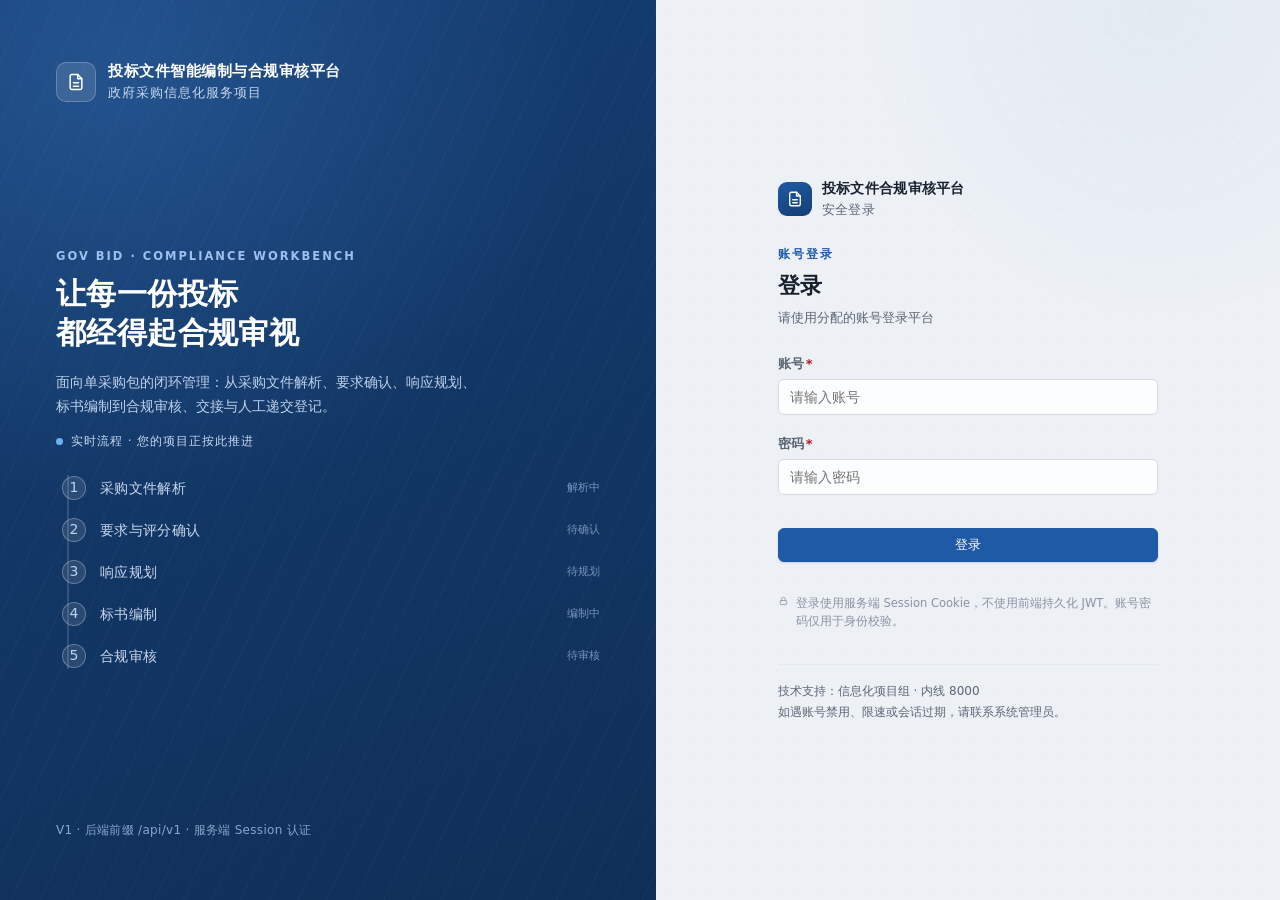
<file: frontend/index.html>
<!DOCTYPE html>
<html lang="zh-CN">
<head>
  <meta charset="UTF-8" />
  <meta name="viewport" content="width=device-width, initial-scale=1.0" />
  <title>投标文件智能编制与合规审核平台</title>
  <link rel="stylesheet" href="css/styles.css" />
</head>
<body>
  <div id="app"></div>
  <div id="modal-host"></div>
  <div id="drawer-host"></div>
  <div id="toast-host" class="toast-host"></div>

  <!-- 加载顺序：图标 → 数据 → API → UI → 路由容器 → 视图注册 → 路由启动 -->
  <script src="js/icons.js"></script>
  <script src="js/data.js"></script>
  <script src="js/api.js"></script>
  <script src="js/ui.js"></script>
  <script src="js/app.js"></script>
  <script src="js/views-core.js"></script>
  <script src="js/views-docs.js"></script>
  <script src="js/views-author.js"></script>
  <script src="js/views-admin.js"></script>
  <script>App.start();</script>
</body>
</html>
</file>
<file: frontend/css/styles.css>
/* ============================================================
   投标文件智能编制与合规审核平台 — 前端视觉规范
   依据交付文档第 10 节：白灰政务商务风 / Swiss 信息设计
   不复制现有代码；仅依据文档 Token 实现。
   ============================================================ */

:root {
  /* 背景与表面（近白而非纯白，带极淡冷调，避免刺眼与廉价感） */
  --bg-page: #EDF1F6;
  --surface: #FCFDFE;
  --surface-alt: #F2F5F9;

  /* 文字 */
  --text-primary: #18202E;
  --text-secondary: #5B6675;
  --text-tertiary: #8A93A3;

  /* 边框 */
  --border: #E4EAF1;
  --border-strong: #D2DBE6;

  /* 品牌 / 操作（克制的政务蓝） */
  --primary: #1F5AA6;
  --primary-dark: #153E73;
  --primary-deeper: #0F2F57;
  --primary-soft: #EAF2FB;

  /* 语义色 */
  --success: #237B55;
  --warning: #B7791F;
  --danger-high: #C2413B;
  --danger-block: #A61B1B;

  /* 尺寸 */
  --radius: 8px;
  --radius-sm: 6px;
  --sidebar-w: 232px;
  --projectnav-w: 196px;
  --gap: 16px;

  /* 字体层级（统一节奏，缓解字号与页面不匹配） */
  --fs-display: 30px;
  --fs-h1: 20px;
  --fs-h2: 16px;
  --fs-h3: 14px;
  --fs-body: 14px;
  --fs-sm: 12.5px;
  --fs-xs: 11.5px;

  /* 细腻阴影（克制，仅用于层级与微交互，不发光） */
  --shadow-sm: 0 1px 2px rgba(16, 32, 56, .04), 0 1px 3px rgba(16, 32, 56, .06);
  --shadow-md: 0 4px 16px rgba(16, 32, 56, .08);
  --ease: cubic-bezier(.22, .61, .36, 1);
}

* { box-sizing: border-box; }

html, body {
  margin: 0;
  padding: 0;
  background: var(--bg-page);
  color: var(--text-primary);
  font-family: "PingFang SC", "Microsoft YaHei", "Hiragino Sans GB", system-ui, -apple-system, "Segoe UI", Roboto, sans-serif;
  font-size: 14px;
  line-height: 1.55;
  -webkit-font-smoothing: antialiased;
}

.num, .mono {
  font-family: "Inter", "SF Pro Text", "Segoe UI", system-ui, sans-serif;
  font-variant-numeric: tabular-nums;
}

a { color: var(--primary); text-decoration: none; }
a:hover { text-decoration: underline; }

h1, h2, h3, h4 { color: var(--text-primary); font-weight: 600; margin: 0; letter-spacing: .2px; }
h1 { font-size: var(--fs-h1); }
h2 { font-size: var(--fs-h2); }
h3 { font-size: var(--fs-h3); }
.display { font-size: var(--fs-display); font-weight: 600; line-height: 1.32; letter-spacing: .4px; }
.eyebrow { font-size: var(--fs-xs); font-weight: 600; letter-spacing: 2px; text-transform: uppercase; color: var(--primary); }

/* ---------- 布局骨架 ---------- */
.app-shell { display: flex; min-height: 100vh; }

.sidebar {
  width: var(--sidebar-w);
  flex: 0 0 var(--sidebar-w);
  background: var(--surface);
  border-right: 1px solid var(--border);
  display: flex;
  flex-direction: column;
  position: sticky;
  top: 0;
  height: 100vh;
}

.brand {
  padding: 18px 18px 14px;
  border-bottom: 1px solid var(--border);
  display: flex;
  align-items: center;
  gap: 10px;
}
.brand .logo {
  width: 30px; height: 30px; border-radius: 6px;
  background: var(--primary-dark);
  display: grid; place-items: center;
  color: #fff; flex: 0 0 30px;
}
.brand .title { font-weight: 600; font-size: 14px; line-height: 1.3; }
.brand .subtitle { font-size: 11px; color: var(--text-tertiary); }

.nav-section { padding: 12px 10px; overflow-y: auto; flex: 1; }
.nav-item {
  display: flex; align-items: center; gap: 10px;
  padding: 9px 12px; border-radius: var(--radius-sm);
  color: var(--text-secondary); cursor: pointer;
  font-size: 13.5px; margin-bottom: 2px;
  border: 1px solid transparent;
}
.nav-item:hover { background: var(--surface-alt); color: var(--text-primary); text-decoration: none; transform: translateX(1px); }
.nav-item.active { background: var(--primary-soft); color: var(--primary-dark); font-weight: 600; }
.nav-item { transition: background .18s var(--ease), color .18s var(--ease), transform .18s var(--ease); }
.nav-item .ic { flex: 0 0 16px; }
.nav-item .label { flex: 1; }
.nav-item .badge-count { font-size: 11px; }

.sidebar-footer {
  border-top: 1px solid var(--border);
  padding: 12px 14px;
  display: flex; align-items: center; gap: 10px;
  font-size: 12.5px; color: var(--text-secondary);
}
.avatar {
  width: 30px; height: 30px; border-radius: 50%;
  background: var(--primary-soft); color: var(--primary-dark);
  display: grid; place-items: center; font-weight: 600; font-size: 12px;
  flex: 0 0 30px;
}
.sidebar-footer .who { line-height: 1.3; }
.sidebar-footer .who .name { color: var(--text-primary); font-weight: 600; }
.sidebar-footer .who .role { color: var(--text-tertiary); font-size: 11px; }

.main {
  flex: 1;
  min-width: 0;
  display: flex;
  flex-direction: column;
}

/* 项目内二级导航 */
.project-bar {
  background: var(--surface);
  border-bottom: 1px solid var(--border);
  border-top: 1px solid var(--border);
  display: flex;
  align-items: stretch;
  overflow-x: auto;
}
.project-bar .ctx {
  padding: 12px 18px;
  border-right: 1px solid var(--border);
  min-width: 240px;
}
.project-bar .ctx .pname { font-weight: 600; font-size: 14px; }
.project-bar .ctx .pmeta { font-size: 11.5px; color: var(--text-tertiary); margin-top: 2px; }
.subnav { display: flex; align-items: stretch; }
.subnav a {
  padding: 0 16px;
  display: flex; align-items: center;
  color: var(--text-secondary);
  font-size: 13px;
  border-bottom: 2px solid transparent;
  white-space: nowrap;
}
.subnav a:hover { color: var(--text-primary); text-decoration: none; background: var(--surface-alt); }
.subnav a.active { color: var(--primary-dark); border-bottom-color: var(--primary); font-weight: 600; }

/* ---------- 顶部条 ---------- */
.topbar {
  background: var(--surface);
  border-bottom: 1px solid var(--border);
  padding: 14px 22px;
  display: flex; align-items: center; justify-content: space-between;
  gap: 16px;
}
.topbar .crumb { font-size: 12.5px; color: var(--text-tertiary); }
.topbar h1 { margin-top: 2px; }
.topbar .actions { display: flex; gap: 8px; align-items: center; }

.content { padding: 20px 22px 40px; flex: 1; }

/* ---------- 卡片 ---------- */
.card {
  background: var(--surface);
  border: 1px solid var(--border);
  border-radius: var(--radius);
  padding: 16px 18px;
  margin-bottom: var(--gap);
  transition: border-color .2s var(--ease), box-shadow .2s var(--ease);
}
.card:hover { border-color: #D6E0EC; box-shadow: var(--shadow-sm); }
.card-head {
  display: flex; align-items: center; justify-content: space-between;
  margin-bottom: 12px;
}
.card-head h2 { font-size: 15px; }
.card-head .sub { font-size: 12px; color: var(--text-tertiary); }
.card-grid { display: grid; gap: var(--gap); }
.grid-2 { grid-template-columns: repeat(2, 1fr); }
.grid-3 { grid-template-columns: repeat(3, 1fr); }
.grid-4 { grid-template-columns: repeat(4, 1fr); }
@media (max-width: 1100px) { .grid-3, .grid-4 { grid-template-columns: repeat(2, 1fr); } }
@media (max-width: 720px) { .grid-2, .grid-3, .grid-4 { grid-template-columns: 1fr; } }

/* ---------- 统计卡 ---------- */
.stat {
  background: var(--surface);
  border: 1px solid var(--border);
  border-radius: var(--radius);
  padding: 14px 16px;
}
.stat .label { font-size: 12.5px; color: var(--text-secondary); }
.stat .value { font-size: 24px; font-weight: 700; margin-top: 4px; line-height: 1.1; }
.stat .meta { font-size: 12px; color: var(--text-tertiary); margin-top: 4px; }

/* ---------- 表格 ---------- */
.table-wrap { overflow-x: auto; border: 1px solid var(--border); border-radius: var(--radius); background: var(--surface); }
table.grid { width: 100%; border-collapse: collapse; font-size: 13px; }
table.grid thead th {
  text-align: left; font-weight: 600; color: var(--text-secondary);
  background: var(--surface-alt);
  padding: 10px 12px; border-bottom: 1px solid var(--border);
  white-space: nowrap; position: sticky; top: 0;
  font-size: 12.5px;
}
table.grid tbody td { padding: 10px 12px; border-bottom: 1px solid var(--border); vertical-align: top; }
table.grid tbody tr:last-child td { border-bottom: none; }
table.grid tbody tr:hover { background: var(--surface-alt); }
table.grid .row-link { cursor: pointer; }
.td-ellipsis { max-width: 320px; overflow: hidden; text-overflow: ellipsis; white-space: nowrap; }
.td-clamp { max-width: 360px; }
.empty-row td { text-align: center; color: var(--text-tertiary); padding: 28px 12px; }

/* ---------- 徽章 / 状态 ---------- */
.badge {
  display: inline-flex; align-items: center; gap: 5px;
  padding: 2px 8px; border-radius: 100px;
  font-size: 12px; font-weight: 600; line-height: 1.6;
  border: 1px solid transparent; white-space: nowrap;
}
.badge .dot { width: 7px; height: 7px; border-radius: 50%; flex: 0 0 7px; }
.badge .dot.solid { background: currentColor; }

.badge.neutral { color: var(--text-secondary); background: #EEF1F5; border-color: #E3E8EE; }
.badge.primary { color: var(--primary-dark); background: var(--primary-soft); border-color: #D5E3F4; }
.badge.info { color: var(--primary-dark); background: #EAF2FB; }
.badge.success { color: var(--success); background: #E7F3EC; border-color: #CFE6D8; }
.badge.warning { color: var(--warning); background: #FBF1DC; border-color: #F2E2BD; }
.badge.danger-high { color: var(--danger-high); background: #FBEAE8; border-color: #F2CCC8; }
.badge.danger-block { color: #fff; background: var(--danger-block); }
.badge.stale { color: var(--text-secondary); background: #EDEFF2; border-color: #DDE3EA; text-decoration: line-through; }

/* 风险等级 */
.risk-info { color: var(--text-secondary); }
.risk-medium { color: var(--warning); }
.risk-high { color: var(--danger-high); }
.risk-block { color: var(--danger-block); }

/* ---------- 按钮 ---------- */
.btn {
  display: inline-flex; align-items: center; gap: 6px;
  padding: 8px 14px; border-radius: var(--radius-sm);
  border: 1px solid var(--border-strong);
  background: var(--surface); color: var(--text-primary);
  font-size: 13px; font-weight: 500; cursor: pointer;
  line-height: 1.2; font-family: inherit;
  transition: background .16s var(--ease), border-color .16s var(--ease), color .16s var(--ease), transform .12s var(--ease), box-shadow .16s var(--ease);
}
.btn:hover { background: var(--surface-alt); }
.btn:active { transform: translateY(1px); }
.btn:focus-visible { outline: 2px solid var(--primary); outline-offset: 1px; }
.btn .ic { flex: 0 0 14px; }
.btn-primary { background: var(--primary); border-color: var(--primary); color: #fff; box-shadow: 0 1px 2px rgba(21,62,115,.18); }
.btn-primary:hover { background: #1A4E90; border-color: #1A4E90; box-shadow: 0 2px 8px rgba(21,62,115,.22); transform: translateY(-1px); }
.btn-dark { background: var(--primary-dark); border-color: var(--primary-dark); color: #fff; }
.btn-dark:hover { background: #0F2F57; }
.btn-danger { background: #fff; border-color: var(--danger-high); color: var(--danger-high); }
.btn-danger:hover { background: #FBEAE8; }
.btn-ghost { border-color: transparent; background: transparent; color: var(--primary); }
.btn-ghost:hover { background: var(--primary-soft); }
.btn-sm { padding: 5px 10px; font-size: 12px; }
.btn:disabled, .btn[aria-disabled="true"] {
  opacity: .55; cursor: not-allowed; background: var(--surface); color: var(--text-tertiary);
  border-color: var(--border);
}
.btn-block { width: 100%; justify-content: center; }

/* ---------- 表单 ---------- */
.form-grid { display: grid; gap: 14px; }
.field { display: flex; flex-direction: column; gap: 5px; }
.field > label { font-size: 12.5px; color: var(--text-secondary); font-weight: 600; }
.field .req { color: var(--danger-block); margin-left: 2px; }
.field .hint { font-size: 11.5px; color: var(--text-tertiary); }
.field .err { font-size: 11.5px; color: var(--danger-high); }
input.control, select.control, textarea.control {
  width: 100%; padding: 9px 11px;
  border: 1px solid var(--border-strong); border-radius: var(--radius-sm);
  font-size: 13.5px; font-family: inherit; color: var(--text-primary);
  background: var(--surface);
  transition: border-color .16s var(--ease), box-shadow .16s var(--ease);
}
input.control:focus, select.control:focus, textarea.control:focus {
  outline: none; border-color: var(--primary); box-shadow: 0 0 0 3px var(--primary-soft);
}
input.control[aria-invalid="true"], .field.has-error input.control { border-color: var(--danger-high); }
textarea.control { resize: vertical; min-height: 84px; }

/* ---------- 向导步骤 ---------- */
.stepper { display: flex; align-items: center; gap: 0; margin-bottom: 20px; }
.stepper .step { display: flex; align-items: center; gap: 10px; }
.stepper .step .num {
  width: 26px; height: 26px; border-radius: 50%;
  display: grid; place-items: center; font-size: 12px; font-weight: 700;
  background: var(--surface-alt); border: 1px solid var(--border-strong); color: var(--text-secondary);
}
.stepper .step.active .num { background: var(--primary); border-color: var(--primary); color: #fff; }
.stepper .step.done .num { background: var(--success); border-color: var(--success); color: #fff; }
.stepper .step .txt { font-size: 13px; color: var(--text-secondary); }
.stepper .step.active .txt { color: var(--text-primary); font-weight: 600; }
.stepper .line { flex: 1; height: 1px; background: var(--border); margin: 0 12px; }

/* ---------- 标签页 ---------- */
.tabs { display: flex; gap: 2px; border-bottom: 1px solid var(--border); margin-bottom: 16px; }
.tabs .tab {
  padding: 9px 14px; font-size: 13px; color: var(--text-secondary);
  cursor: pointer; border-bottom: 2px solid transparent; white-space: nowrap;
}
.tabs .tab:hover { color: var(--text-primary); }
.tabs .tab.active { color: var(--primary-dark); border-bottom-color: var(--primary); font-weight: 600; }

/* ---------- 三栏布局 ---------- */
.three-col { display: grid; grid-template-columns: 260px 1fr 320px; gap: 14px; align-items: start; }
@media (max-width: 1100px) { .three-col { grid-template-columns: 1fr; } }
.col-panel {
  background: var(--surface); border: 1px solid var(--border);
  border-radius: var(--radius); padding: 14px;
}
.col-panel h3 { font-size: 13px; margin-bottom: 10px; color: var(--text-secondary); font-weight: 600; }
.col-item {
  padding: 9px 10px; border: 1px solid var(--border); border-radius: var(--radius-sm);
  margin-bottom: 8px; cursor: pointer; background: var(--surface);
}
.col-item:hover { background: var(--surface-alt); }
.col-item.active { background: var(--primary-soft); border-color: #D5E3F4; }
.col-item .ci-title { font-size: 13px; font-weight: 600; display: flex; justify-content: space-between; gap: 8px; }
.col-item .ci-meta { font-size: 11.5px; color: var(--text-tertiary); margin-top: 3px; }
.col-item .ci-row { display: flex; justify-content: space-between; font-size: 11.5px; color: var(--text-secondary); margin-top: 4px; }

/* ---------- 时间线 ---------- */
.timeline { list-style: none; margin: 0; padding: 0; }
.timeline li { position: relative; padding: 0 0 18px 22px; border-left: 1px solid var(--border); }
.timeline li:last-child { border-left-color: transparent; padding-bottom: 0; }
.timeline li::before {
  content: ""; position: absolute; left: -5px; top: 3px;
  width: 9px; height: 9px; border-radius: 50%; background: var(--primary); border: 2px solid var(--surface);
}
.timeline li.block::before { background: var(--danger-block); }
.timeline li.warn::before { background: var(--warning); }
.timeline .tl-time { font-size: 11.5px; color: var(--text-tertiary); }
.timeline .tl-title { font-size: 13px; font-weight: 600; margin: 1px 0; }
.timeline .tl-desc { font-size: 12.5px; color: var(--text-secondary); }

/* ---------- 进度条 ---------- */
.progress { height: 6px; background: #EDEFF2; border-radius: 100px; overflow: hidden; }
.progress > span { display: block; height: 100%; background: var(--primary); }
.progress.steps { display: flex; gap: 3px; background: transparent; height: auto; }
.progress.steps .seg { flex: 1; height: 6px; border-radius: 100px; background: #EDEFF2; }
.progress.steps .seg.done { background: var(--success); }
.progress.steps .seg.active { background: var(--primary); }
.progress.steps .seg.block { background: var(--danger-block); }

/* ---------- 抽屉 ---------- */
.drawer-mask {
  position: fixed; inset: 0; background: rgba(20, 28, 40, .35);
  display: none; z-index: 40;
}
.drawer-mask.open { display: block; }
.drawer {
  position: fixed; top: 0; right: 0; height: 100vh; width: 460px; max-width: 92vw;
  background: var(--surface); border-left: 1px solid var(--border);
  transform: translateX(100%); transition: transform .22s ease; z-index: 41;
  display: flex; flex-direction: column;
}
.drawer.open { transform: translateX(0); }
.drawer-head { padding: 16px 18px; border-bottom: 1px solid var(--border); display: flex; justify-content: space-between; align-items: center; }
.drawer-body { padding: 16px 18px; overflow-y: auto; flex: 1; }
.drawer-foot { padding: 14px 18px; border-top: 1px solid var(--border); display: flex; gap: 8px; justify-content: flex-end; }

/* ---------- 弹窗 ---------- */
.modal-mask {
  position: fixed; inset: 0; background: rgba(20, 28, 40, .35);
  display: none; z-index: 50; align-items: center; justify-content: center; padding: 20px;
}
.modal-mask.open { display: flex; }
.modal {
  background: var(--surface); border: 1px solid var(--border); border-radius: var(--radius);
  width: 520px; max-width: 100%; max-height: 90vh; display: flex; flex-direction: column;
}
.modal-head { padding: 16px 18px; border-bottom: 1px solid var(--border); display: flex; justify-content: space-between; align-items: center; }
.modal-body { padding: 18px; overflow-y: auto; }
.modal-foot { padding: 14px 18px; border-top: 1px solid var(--border); display: flex; gap: 8px; justify-content: flex-end; }

/* ---------- 提示条 / Toast ---------- */
.toast-host { position: fixed; top: 16px; right: 16px; z-index: 60; display: flex; flex-direction: column; gap: 8px; }
.toast {
  background: var(--surface); border: 1px solid var(--border); border-left: 4px solid var(--primary);
  border-radius: var(--radius-sm); padding: 10px 14px; font-size: 13px; min-width: 240px;
  box-shadow: 0 1px 4px rgba(20,28,40,.08);
}
.toast.success { border-left-color: var(--success); }
.toast.warning { border-left-color: var(--warning); }
.toast.error { border-left-color: var(--danger-high); }

.notice {
  display: flex; gap: 10px; align-items: flex-start;
  padding: 10px 14px; border-radius: var(--radius-sm);
  font-size: 13px; border: 1px solid; margin-bottom: 14px;
}
.notice.info { background: var(--primary-soft); border-color: #D5E3F4; color: var(--primary-dark); }
.notice.warning { background: #FBF1DC; border-color: #F2E2BD; color: #8A5B10; }
.notice.error { background: #FBEAE8; border-color: #F2CCC8; color: var(--danger-high); }
.notice.success { background: #E7F3EC; border-color: #CFE6D8; color: var(--success); }
.notice .ic { flex: 0 0 16px; margin-top: 1px; }
.notice .nt-body { flex: 1; }
.notice .nt-title { font-weight: 600; }
.notice .nt-desc { color: inherit; opacity: .9; margin-top: 2px; }

/* ---------- 工具条 / 筛选 ---------- */
.toolbar { display: flex; gap: 8px; align-items: center; flex-wrap: wrap; margin-bottom: 14px; }
.toolbar .spacer { flex: 1; }
.search {
  display: inline-flex; align-items: center; gap: 6px;
  border: 1px solid var(--border-strong); border-radius: var(--radius-sm);
  padding: 6px 10px; background: var(--surface); min-width: 220px;
}
.search input { border: none; outline: none; font-size: 13px; flex: 1; font-family: inherit; color: var(--text-primary); }
select.filter {
  padding: 7px 10px; border: 1px solid var(--border-strong); border-radius: var(--radius-sm);
  font-size: 13px; background: var(--surface); color: var(--text-primary); font-family: inherit;
}

/* ---------- 登录页（政府服务门户 · 高端克制风） ---------- */
.login-wrap {
  min-height: 100vh; display: grid; grid-template-columns: 1.05fr 1fr;
}
@media (max-width: 900px) { .login-wrap { grid-template-columns: 1fr; } .login-aside { display: none; } }

/* 左侧：深政务蓝品牌区，含极淡斜向细纹，不花哨 */
.login-aside {
  position: relative; overflow: hidden;
  background:
    radial-gradient(120% 80% at 18% 8%, rgba(63,123,196,.35), transparent 60%),
    linear-gradient(158deg, var(--primary-dark) 0%, var(--primary-deeper) 100%);
  color: #EAF1FB; padding: 60px 56px;
  display: flex; flex-direction: column; justify-content: space-between;
}
.login-aside::before {
  content: ""; position: absolute; inset: 0; pointer-events: none;
  background-image: repeating-linear-gradient(115deg, rgba(255,255,255,.05) 0 1px, transparent 1px 26px);
  opacity: .6;
}
.login-aside > * { position: relative; z-index: 1; }
.login-brandmark { display: flex; align-items: center; gap: 12px; }
.login-brandmark .seal {
  width: 40px; height: 40px; border-radius: 10px; flex: 0 0 40px;
  background: rgba(255,255,255,.12); border: 1px solid rgba(255,255,255,.22);
  display: grid; place-items: center; color: #fff;
}
.login-brandmark .org { font-size: 13px; letter-spacing: 1px; color: #C9D8EE; }
.login-brandmark .org strong { display: block; font-size: 15px; color: #fff; letter-spacing: .5px; font-weight: 600; }

.login-aside .display { color: #fff; margin-top: 8px; }
.login-aside .lead { color: #BFD2EC; font-size: 14px; line-height: 1.7; margin-top: 18px; max-width: 420px; }
.login-aside .eyebrow { color: #9CC0F0; }

/* 投标流程进度带：流动点亮，模拟“项目进行到哪一步”，缓解等待焦虑 */
.lp-head { display: flex; align-items: center; gap: 8px; margin-bottom: 16px; }
.lp-head .lp-live {
  width: 7px; height: 7px; border-radius: 50%; background: #6FB1F2;
  box-shadow: 0 0 0 0 rgba(111,177,242,.6); animation: lpPulse 2s infinite;
}
.lp-head .lp-live-label { font-size: 12px; letter-spacing: 1px; color: #C9D8EE; }
.lp-steps { list-style: none; margin: 0; padding: 0 0 0 6px; position: relative; }
.lp-steps::before {
  content: ""; position: absolute; left: 11px; top: 8px; bottom: 8px; width: 2px;
  background: rgba(255,255,255,.14);
}
.lp-step { position: relative; display: flex; align-items: center; gap: 14px; padding: 9px 0; }
.lp-step .lp-dot {
  width: 24px; height: 24px; border-radius: 50%; flex: 0 0 24px; z-index: 1;
  background: rgba(255,255,255,.1); border: 1px solid rgba(255,255,255,.28);
  display: grid; place-items: center; color: #BFD2EC;
  animation: lpFlow 5s var(--ease) infinite;
}
.lp-step .lp-label { font-size: 13.5px; color: #C9D8EE; letter-spacing: .3px; animation: lpFlowText 5s var(--ease) infinite; }
.lp-step .lp-meta { font-size: 11px; color: #8AA6CC; margin-left: auto; opacity: .85; }
.lp-step:nth-child(1) .lp-dot, .lp-step:nth-child(1) .lp-label { animation-delay: 0s; }
.lp-step:nth-child(2) .lp-dot, .lp-step:nth-child(2) .lp-label { animation-delay: .5s; }
.lp-step:nth-child(3) .lp-dot, .lp-step:nth-child(3) .lp-label { animation-delay: 1s; }
.lp-step:nth-child(4) .lp-dot, .lp-step:nth-child(4) .lp-label { animation-delay: 1.5s; }
.lp-step:nth-child(5) .lp-dot, .lp-step:nth-child(5) .lp-label { animation-delay: 2s; }

.login-aside .foot { font-size: 12px; color: #8AA6CC; letter-spacing: .3px; }

/* 右侧：非纯白底 + 极淡点纹，留白充足，字号节奏更稳 */
.login-main {
  display: grid; place-items: center; padding: 40px;
  background:
    radial-gradient(80% 60% at 80% 0%, rgba(31,90,166,.05), transparent 60%),
    var(--bg-page);
  position: relative; overflow: hidden;
}
.login-main::before {
  content: ""; position: absolute; inset: 0; pointer-events: none;
  background-image: radial-gradient(rgba(31,90,166,.06) 1px, transparent 1px);
  background-size: 22px 22px; opacity: .5;
}
.login-card { width: 380px; max-width: 100%; position: relative; z-index: 1; }
.login-card .lc-top { display: flex; align-items: center; gap: 10px; margin-bottom: 26px; }
.login-card .lc-top .seal {
  width: 34px; height: 34px; border-radius: 9px; flex: 0 0 34px;
  background: linear-gradient(160deg, var(--primary), var(--primary-dark));
  display: grid; place-items: center; color: #fff;
}
.login-card .lc-top .lc-org { font-size: 13px; color: var(--text-secondary); letter-spacing: .3px; }
.login-card .lc-top .lc-org strong { display: block; color: var(--text-primary); font-size: 14px; font-weight: 600; }
.login-card .eyebrow { color: var(--primary); }
.login-card .lc-title { font-size: 22px; font-weight: 600; margin: 6px 0 4px; letter-spacing: .3px; }
.login-card .lc-sub { font-size: 13px; color: var(--text-secondary); margin-bottom: 26px; }
.login-card .field > label { font-size: 13px; }
.login-security { margin-top: 18px; font-size: 11.5px; color: var(--text-tertiary); display: flex; gap: 7px; align-items: flex-start; line-height: 1.6; }
.login-support { margin-top: 20px; padding-top: 16px; border-top: 1px solid var(--border); font-size: 12px; color: var(--text-secondary); line-height: 1.7; }

/* 登录提交时的分步进度（动态模拟，缓解等待焦虑） */
.login-progress { text-align: center; padding: 8px 4px 4px; }
.login-progress .lp-ring {
  width: 46px; height: 46px; margin: 0 auto 16px; border-radius: 50%;
  border: 3px solid var(--primary-soft); border-top-color: var(--primary);
  animation: lpSpin .9s linear infinite;
}
.login-progress .lp-title { font-size: 15px; font-weight: 600; color: var(--text-primary); }
.login-progress .lp-bar { height: 5px; border-radius: 100px; background: var(--primary-soft); overflow: hidden; margin: 16px 0 18px; }
.login-progress .lp-bar > span { display: block; height: 100%; width: 0; background: linear-gradient(90deg, var(--primary), var(--primary-dark)); transition: width .4s var(--ease); }
.login-progress ul { list-style: none; margin: 0; padding: 0; text-align: left; }
.login-progress li {
  display: flex; align-items: center; gap: 10px; font-size: 13px;
  color: var(--text-tertiary); padding: 7px 0; transition: color .25s var(--ease);
}
.login-progress li .mk {
  width: 18px; height: 18px; border-radius: 50%; flex: 0 0 18px;
  border: 1px solid var(--border-strong); display: grid; place-items: center; color: var(--text-tertiary);
}
.login-progress li.active { color: var(--text-primary); font-weight: 600; }
.login-progress li.active .mk { border-color: var(--primary); color: var(--primary); }
.login-progress li.done { color: var(--text-primary); }
.login-progress li.done .mk { background: var(--success); border-color: var(--success); color: #fff; }

/* 流动点亮动画 */
@keyframes lpFlow {
  0%, 16%, 100% { background: rgba(255,255,255,.1); border-color: rgba(255,255,255,.28); color: #BFD2EC; transform: scale(1); }
  8% { background: var(--primary); border-color: var(--primary); color: #fff; transform: scale(1.12); box-shadow: 0 0 0 4px rgba(111,177,242,.18); }
}
@keyframes lpFlowText {
  0%, 16%, 100% { color: #C9D8EE; }
  8% { color: #fff; }
}
@keyframes lpPulse {
  0% { box-shadow: 0 0 0 0 rgba(111,177,242,.55); }
  70% { box-shadow: 0 0 0 7px rgba(111,177,242,0); }
  100% { box-shadow: 0 0 0 0 rgba(111,177,242,0); }
}
@keyframes lpSpin { to { transform: rotate(360deg); } }

/* ---------- 通用工具 ---------- */
.row { display: flex; gap: 10px; align-items: center; }
.row.wrap { flex-wrap: wrap; }
.between { justify-content: space-between; }
.muted { color: var(--text-tertiary); }
.secondary { color: var(--text-secondary); }
.text-sm { font-size: 12.5px; }
.text-xs { font-size: 11.5px; }
.divider { height: 1px; background: var(--border); margin: 12px 0; border: none; }
.pill-group { display: inline-flex; border: 1px solid var(--border-strong); border-radius: var(--radius-sm); overflow: hidden; }
.pill-group button { border: none; background: var(--surface); padding: 6px 12px; font-size: 12.5px; cursor: pointer; color: var(--text-secondary); font-family: inherit; }
.pill-group button.active { background: var(--primary-soft); color: var(--primary-dark); font-weight: 600; }
.kv { display: grid; grid-template-columns: 120px 1fr; gap: 6px 12px; font-size: 13px; }
.kv dt { color: var(--text-secondary); }
.kv dd { margin: 0; color: var(--text-primary); }
.tag { display: inline-flex; padding: 1px 7px; border-radius: 4px; font-size: 11.5px; background: var(--surface-alt); border: 1px solid var(--border); color: var(--text-secondary); }
.tag.soft { background: var(--primary-soft); border-color: #D5E3F4; color: var(--primary-dark); }

/* 状态文字不能只用颜色：颜色 + 文字 + 图标 */
.sr-only { position: absolute; width: 1px; height: 1px; padding: 0; margin: -1px; overflow: hidden; clip: rect(0,0,0,0); border: 0; }

/* 差异展示 */
.diff-add { background: #E7F3EC; color: var(--success); }
.diff-del { background: #FBEAE8; color: var(--danger-high); text-decoration: line-through; }

/* 移动端 */
@media (max-width: 720px) {
  .sidebar { display: none; }
  .content { padding: 14px; }
  .three-col { grid-template-columns: 1fr; }
}
</file>
